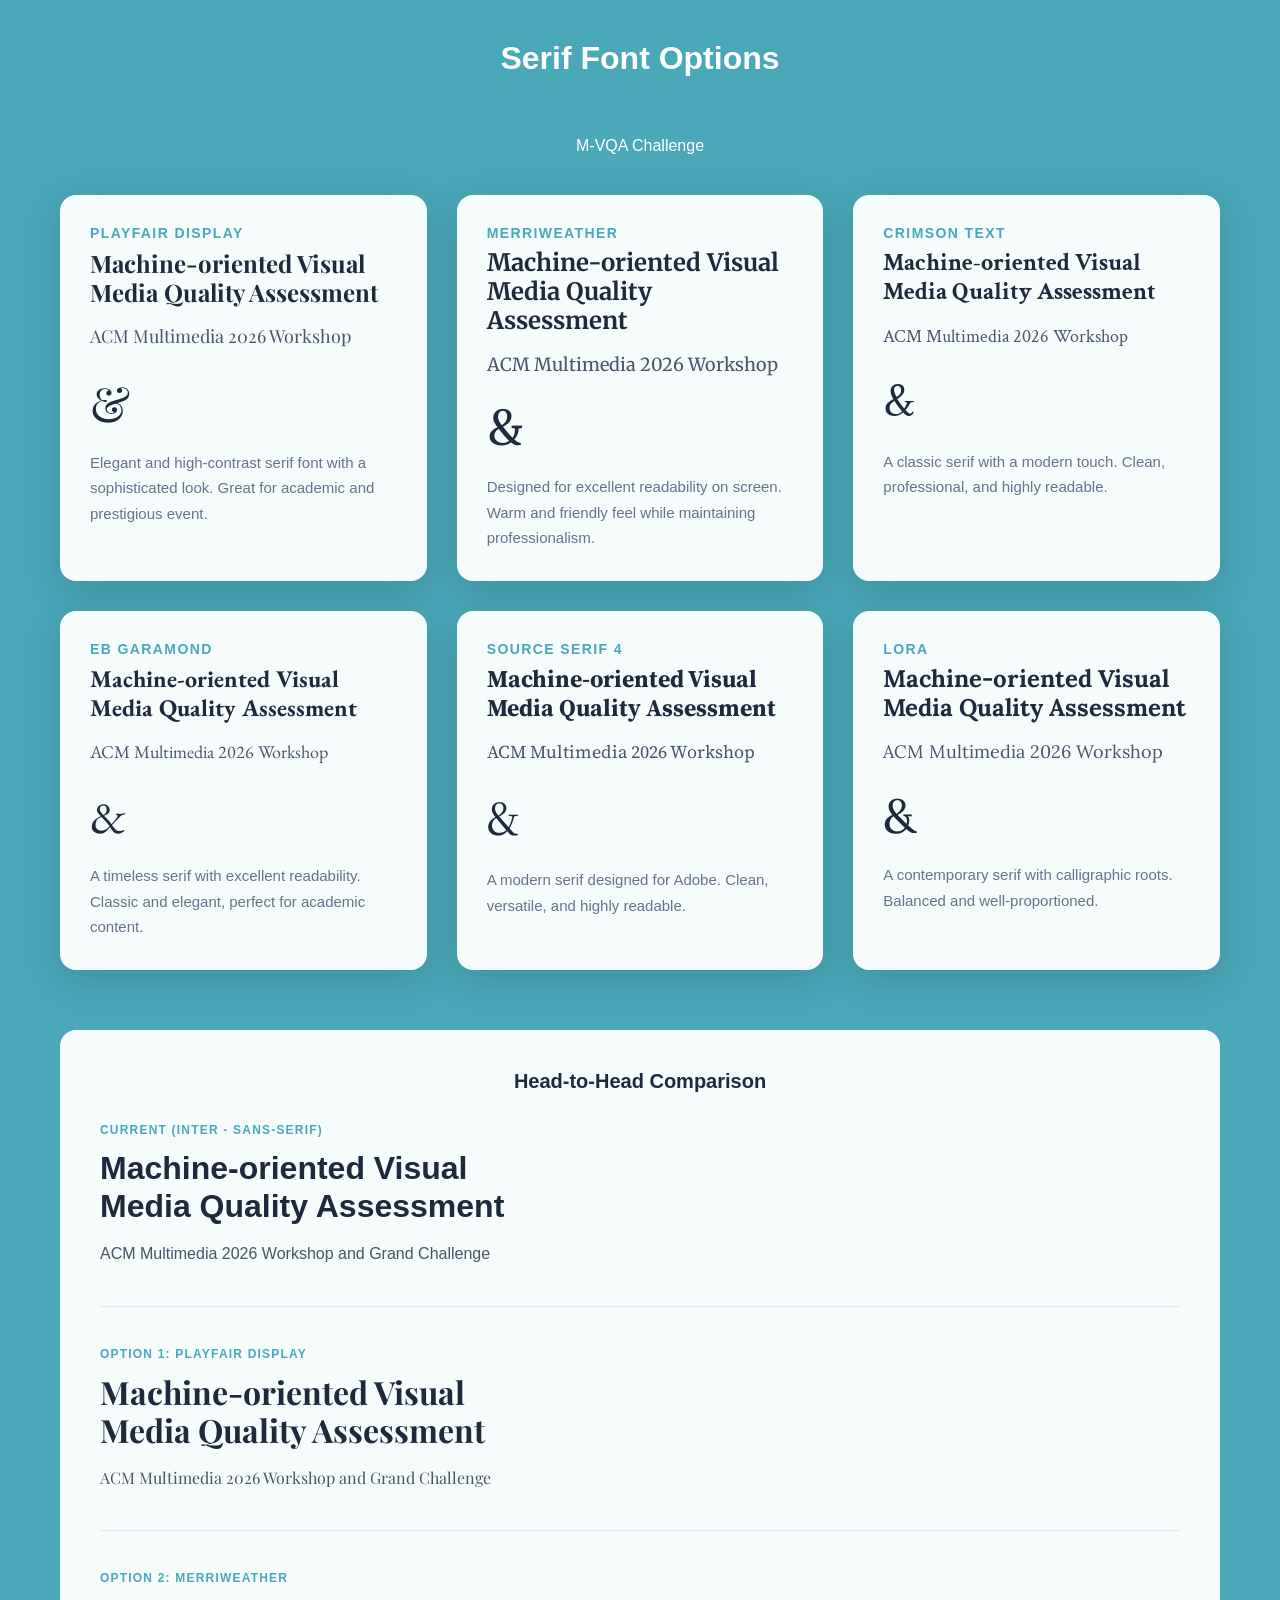
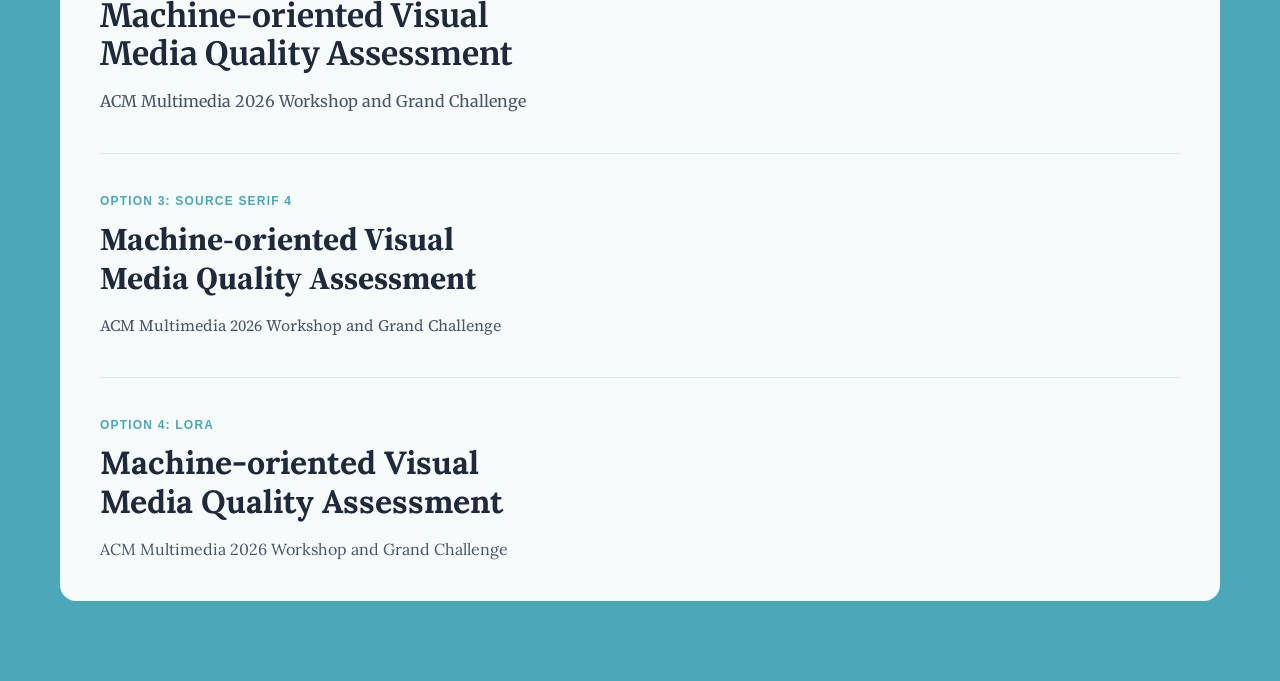
<file: font-demo.html>
<!DOCTYPE html>
<html lang="en">
<head>
  <meta charset="UTF-8">
  <meta name="viewport" content="width=device-width, initial-scale=1.0">
  <title>Font Demo - M-VQA Challenge</title>
  <link rel="preconnect" href="https://fonts.googleapis.com">
  <link rel="preconnect" href="https://fonts.gstatic.com" crossorigin>
  <link href="https://fonts.googleapis.com/css2?family=Playfair+Display:wght@400;500;600;700&family=Merriweather:wght@300;400;500;600;700&family=Source+Serif+4:wght@300;400;600;700&family=Lora:wght@300;400;500;600;700&family=Crimson+Text:wght@300;400;500;600;700&family=EB+Garamond:wght@300;400;500;600;700&display=swap" rel="stylesheet">
  <style>
    * {
      margin: 0;
      padding: 0;
      box-sizing: border-box;
    }

    body {
      font-family: 'Inter', sans-serif;
      background: #4aa8b9;
      min-height: 100vh;
      color: white;
    }

    .container {
      max-width: 1200px;
      margin: 0 auto;
      padding: 40px 20px;
    }

    .section-title {
      text-align: center;
      margin-bottom: 60px;
    }

    .section-title h1 {
      font-size: 2.5rem;
      font-weight: 700;
      margin-bottom: 16px;
    }

    .section-title p {
      font-size: 1.125rem;
      opacity: 0.9;
    }

    .font-grid {
      display: grid;
      grid-template-columns: repeat(auto-fit, minmax(350px, 1fr));
      gap: 30px;
      margin-bottom: 60px;
    }

    .font-card {
      background: rgba(255, 255, 255, 0.95);
      border-radius: 16px;
      padding: 30px;
      box-shadow: 0 10px 40px rgba(0, 0, 0, 0.15);
    }

    .font-name {
      font-size: 0.875rem;
      color: #4aa8b9;
      font-weight: 600;
      margin-bottom: 8px;
      text-transform: uppercase;
      letter-spacing: 0.1em;
    }

    .font-sample-title {
      font-size: 1.5rem;
      font-weight: 700;
      color: #1e293b;
      margin-bottom: 16px;
      line-height: 1.2;
    }

    .font-sample-subtitle {
      font-size: 1.125rem;
      color: #475569;
      margin-bottom: 20px;
      line-height: 1.5;
    }

    .font-sample-text {
      font-size: 0.9375rem;
      color: #64748b;
      line-height: 1.7;
    }

    .comparison-section {
      background: rgba(255, 255, 255, 0.95);
      border-radius: 16px;
      padding: 40px;
      margin-bottom: 40px;
    }

    .comparison-title {
      font-size: 1.25rem;
      font-weight: 600;
      color: #1e293b;
      margin-bottom: 30px;
      text-align: center;
    }

    .comparison-item {
      margin-bottom: 40px;
      padding-bottom: 40px;
      border-bottom: 1px solid #e2e8f0;
    }

    .comparison-item:last-child {
      margin-bottom: 0;
      padding-bottom: 0;
      border-bottom: none;
    }

    .comparison-label {
      font-size: 0.75rem;
      color: #4aa8b9;
      font-weight: 600;
      text-transform: uppercase;
      letter-spacing: 0.1em;
      margin-bottom: 12px;
    }

    .comparison-heading {
      font-size: 2rem;
      font-weight: 700;
      color: #1e293b;
      margin-bottom: 16px;
      line-height: 1.2;
    }

    .comparison-subheading {
      font-size: 1rem;
      color: #475569;
      line-height: 1.5;
    }
  </style>
</head>
<body>
  <div class="container">
    <h1 class="section-title">Serif Font Options</h1>
    <p style="text-align: center; margin-bottom: 40px;">M-VQA Challenge</p>

    <!-- Font Cards Grid -->
    <div class="font-grid">
      <!-- Playfair Display -->
      <div class="font-card">
        <div class="font-name">Playfair Display</div>
        <div class="font-sample-title" style="font-family: 'Playfair Display', serif;">
          Machine-oriented Visual Media Quality Assessment
        </div>
        <div class="font-sample-subtitle" style="font-family: 'Playfair Display', serif;">
          ACM Multimedia 2026 Workshop
        </div>
        <div class="font-sample-ampersand" style="font-family: 'Playfair Display', serif; font-size: 3rem; color: #1e293b; margin-bottom: 16px;">
          &
        </div>
        <div class="font-sample-text">
          Elegant and high-contrast serif font with a sophisticated look. Great for academic and prestigious event.
        </div>
      </div>

      <!-- Merriweather -->
      <div class="font-card">
        <div class="font-name">Merriweather</div>
        <div class="font-sample-title" style="font-family: 'Merriweather', serif;">
          Machine-oriented Visual Media Quality Assessment
        </div>
        <div class="font-sample-subtitle" style="font-family: 'Merriweather', serif;">
          ACM Multimedia 2026 Workshop
        </div>
        <div class="font-sample-ampersand" style="font-family: 'Merriweather', serif; font-size: 3rem; color: #1e293b; margin-bottom: 16px;">
          &
        </div>
        <div class="font-sample-text">
          Designed for excellent readability on screen. Warm and friendly feel while maintaining professionalism.
        </div>
      </div>

      <!-- Crimson Text -->
      <div class="font-card">
        <div class="font-name">Crimson Text</div>
        <div class="font-sample-title" style="font-family: 'Crimson Text', serif;">
          Machine-oriented Visual Media Quality Assessment
        </div>
        <div class="font-sample-subtitle" style="font-family: 'Crimson Text', serif;">
          ACM Multimedia 2026 Workshop
        </div>
        <div class="font-sample-ampersand" style="font-family: 'Crimson Text', serif; font-size: 3rem; color: #1e293b; margin-bottom: 16px;">
          &
        </div>
        <div class="font-sample-text">
          A classic serif with a modern touch. Clean, professional, and highly readable.
        </div>
      </div>

      <!-- EB Garamond -->
      <div class="font-card">
        <div class="font-name">EB Garamond</div>
        <div class="font-sample-title" style="font-family: 'EB Garamond', serif;">
          Machine-oriented Visual Media Quality Assessment
        </div>
        <div class="font-sample-subtitle" style="font-family: 'EB Garamond', serif;">
          ACM Multimedia 2026 Workshop
        </div>
        <div class="font-sample-ampersand" style="font-family: 'EB Garamond', serif; font-size: 3rem; color: #1e293b; margin-bottom: 16px;">
          &
        </div>
        <div class="font-sample-text">
          A timeless serif with excellent readability. Classic and elegant, perfect for academic content.
        </div>
      </div>

      <!-- Source Serif 4 -->
      <div class="font-card">
        <div class="font-name">Source Serif 4</div>
        <div class="font-sample-title" style="font-family: 'Source Serif 4', serif;">
          Machine-oriented Visual Media Quality Assessment
        </div>
        <div class="font-sample-subtitle" style="font-family: 'Source Serif 4', serif;">
          ACM Multimedia 2026 Workshop
        </div>
        <div class="font-sample-ampersand" style="font-family: 'Source Serif 4', serif; font-size: 3rem; color: #1e293b; margin-bottom: 16px;">
          &
        </div>
        <div class="font-sample-text">
          A modern serif designed for Adobe. Clean, versatile, and highly readable.
        </div>
      </div>

      <!-- Lora -->
      <div class="font-card">
        <div class="font-name">Lora</div>
        <div class="font-sample-title" style="font-family: 'Lora', serif;">
          Machine-oriented Visual Media Quality Assessment
        </div>
        <div class="font-sample-subtitle" style="font-family: 'Lora', serif;">
          ACM Multimedia 2026 Workshop
        </div>
        <div class="font-sample-ampersand" style="font-family: 'Lora', serif; font-size: 3rem; color: #1e293b; margin-bottom: 16px;">
          &
        </div>
        <div class="font-sample-text">
          A contemporary serif with calligraphic roots. Balanced and well-proportioned.
        </div>
      </div>
    </div>

    <!-- Comparison Section -->
    <div class="comparison-section">
      <h2 class="comparison-title">Head-to-Head Comparison</h2>

      <div class="comparison-item">
        <div class="comparison-label">Current (Inter - Sans-serif)</div>
        <h1 class="comparison-heading" style="font-family: 'Inter', sans-serif;">
          Machine-oriented Visual<br>Media Quality Assessment
        </h1>
        <p class="comparison-subheading" style="font-family: 'Inter', sans-serif;">
          ACM Multimedia 2026 Workshop and Grand Challenge
        </p>
      </div>

      <div class="comparison-item">
        <div class="comparison-label">Option 1: Playfair Display</div>
        <h1 class="comparison-heading" style="font-family: 'Playfair Display', serif;">
          Machine-oriented Visual<br>Media Quality Assessment
        </h1>
        <p class="comparison-subheading" style="font-family: 'Playfair Display', serif;">
          ACM Multimedia 2026 Workshop and Grand Challenge
        </p>
      </div>

      <div class="comparison-item">
        <div class="comparison-label">Option 2: Merriweather</div>
        <h1 class="comparison-heading" style="font-family: 'Merriweather', serif;">
          Machine-oriented Visual<br>Media Quality Assessment
        </h1>
        <p class="comparison-subheading" style="font-family: 'Merriweather', serif;">
          ACM Multimedia 2026 Workshop and Grand Challenge
        </p>
      </div>

      <div class="comparison-item">
        <div class="comparison-label">Option 3: Source Serif 4</div>
        <h1 class="comparison-heading" style="font-family: 'Source Serif 4', serif;">
          Machine-oriented Visual<br>Media Quality Assessment
        </h1>
        <p class="comparison-subheading" style="font-family: 'Source Serif 4', serif;">
          ACM Multimedia 2026 Workshop and Grand Challenge
        </p>
      </div>

      <div class="comparison-item">
        <div class="comparison-label">Option 4: Lora</div>
        <h1 class="comparison-heading" style="font-family: 'Lora', serif;">
          Machine-oriented Visual<br>Media Quality Assessment
        </h1>
        <p class="comparison-subheading" style="font-family: 'Lora', serif;">
          ACM Multimedia 2026 Workshop and Grand Challenge
        </p>
      </div>
    </div>
  </div>
</body>
</html>
</file>
